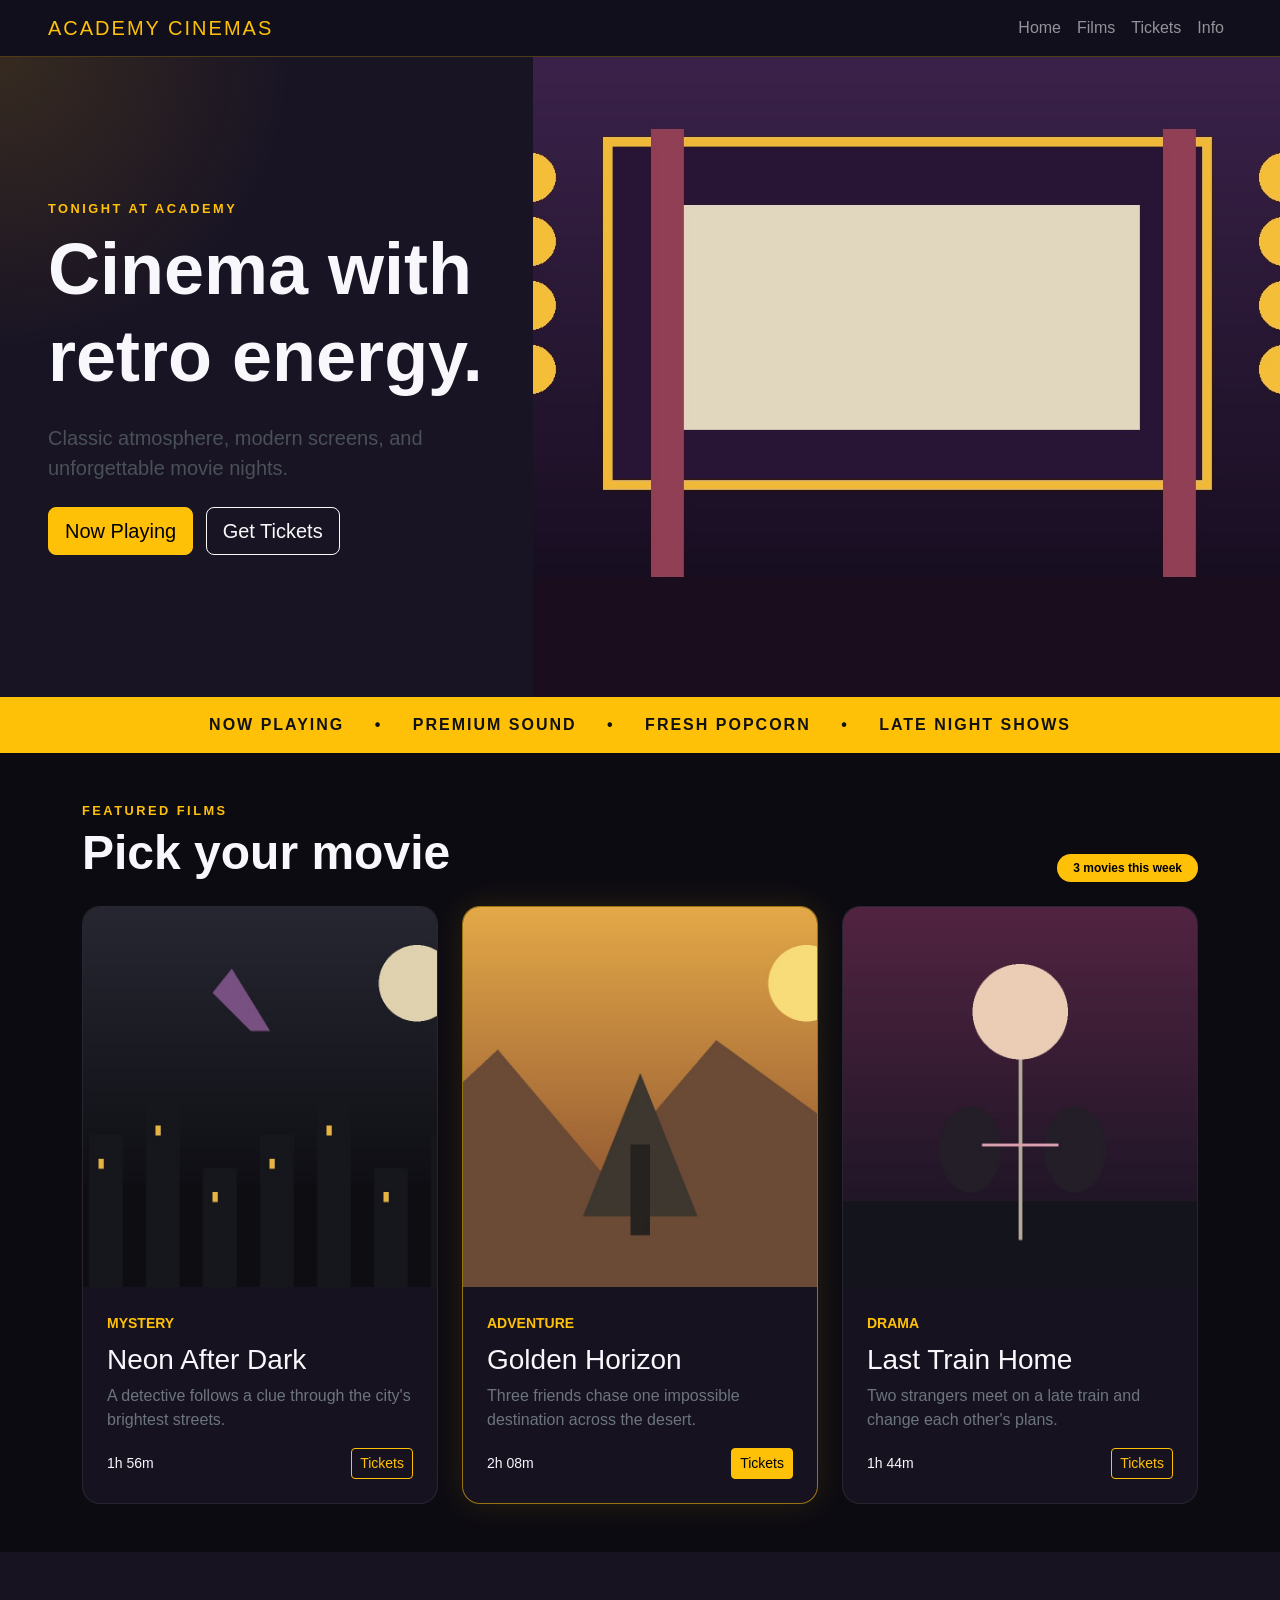
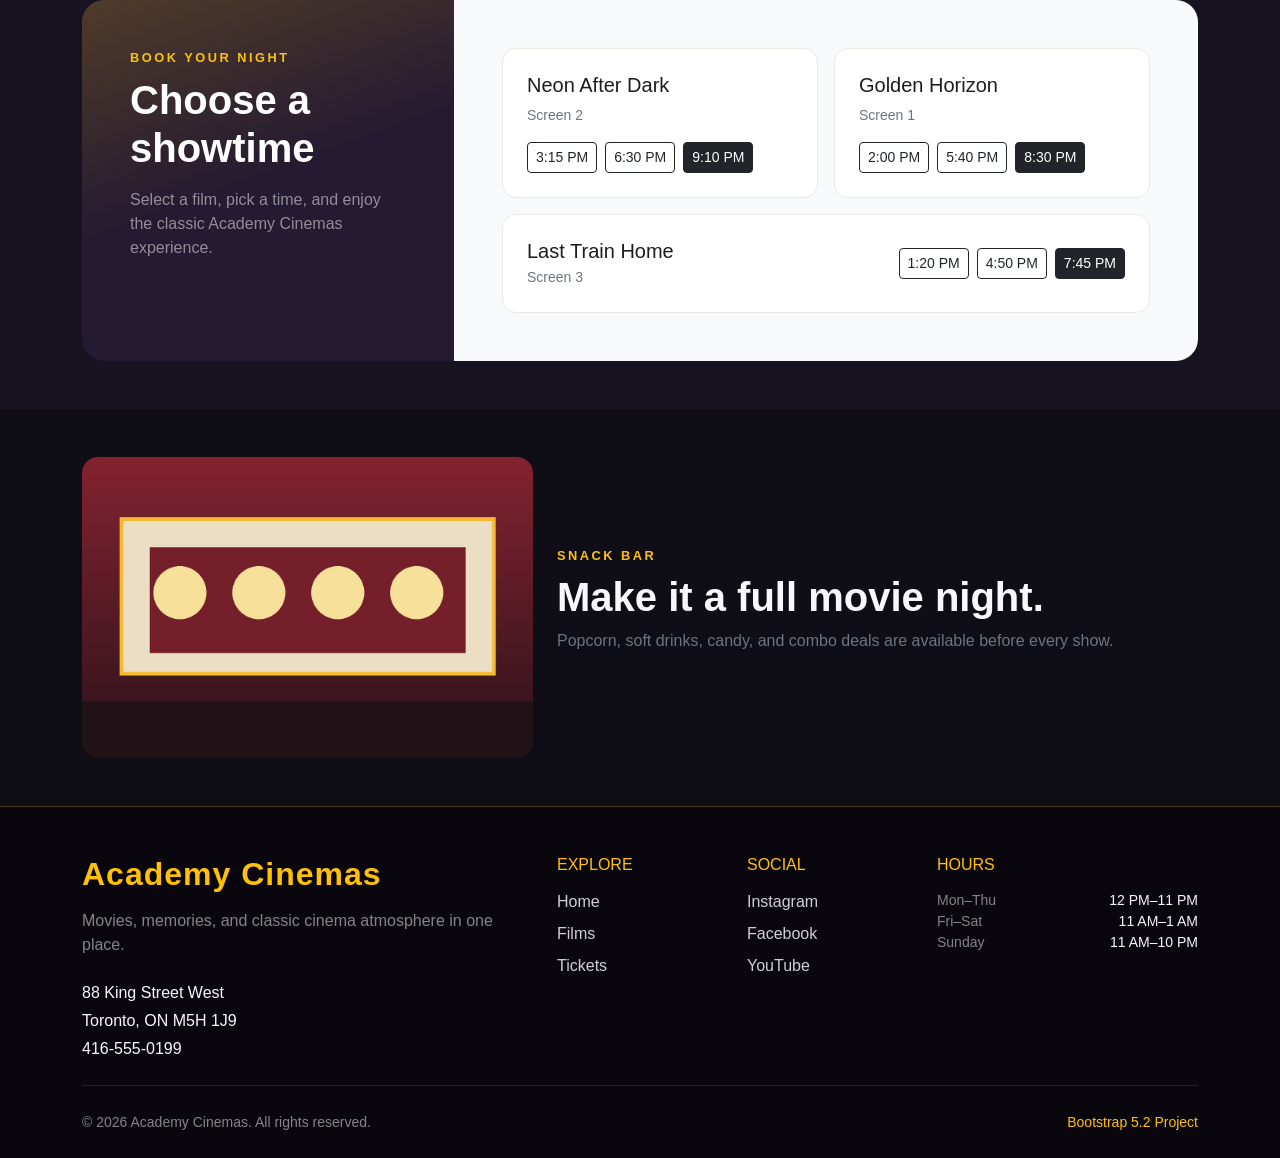
<file: Academy-Cinemas/index.html>
<!DOCTYPE html>
<html lang="en">
<head>
  <meta charset="UTF-8">
  <meta name="viewport" content="width=device-width, initial-scale=1.0">
  <title>Academy Cinemas Retro</title>

  <!-- Bootstrap 5.2 -->
  <link href="https://cdn.jsdelivr.net/npm/bootstrap@5.2.3/dist/css/bootstrap.min.css" rel="stylesheet">

  <!-- Custom CSS -->
  <link rel="stylesheet" href="css/style.css">
</head>
<body>

  <!-- Header / Navbar -->
  <nav class="navbar navbar-expand-lg navbar-dark retro-nav">
    <div class="container-fluid px-lg-5">
      <a class="navbar-brand brand-mark" href="#home">ACADEMY CINEMAS</a>

      <button class="navbar-toggler" type="button" data-bs-toggle="collapse"
              data-bs-target="#retroNav" aria-controls="retroNav"
              aria-expanded="false" aria-label="Toggle navigation">
        <span class="navbar-toggler-icon"></span>
      </button>

      <div class="collapse navbar-collapse" id="retroNav">
        <ul class="navbar-nav ms-auto align-items-lg-center">
          <li class="nav-item"><a class="nav-link" href="#home">Home</a></li>
          <li class="nav-item"><a class="nav-link" href="#movies">Films</a></li>
          <li class="nav-item"><a class="nav-link" href="#tickets">Tickets</a></li>
          <li class="nav-item"><a class="nav-link" href="#footer">Info</a></li>
        </ul>
      </div>
    </div>
  </nav>

  <!-- Split Hero -->
  <header id="home" class="hero-wrap">
    <div class="container-fluid px-0">
      <div class="row g-0 align-items-stretch">
        <div class="col-lg-5 hero-copy d-flex align-items-center">
          <div class="p-5">
            <p class="eyebrow mb-2">TONIGHT AT ACADEMY</p>
            <h1 class="display-2 fw-bold">Cinema with<br>retro energy.</h1>
            <p class="lead text-light-emphasis mt-4">
              Classic atmosphere, modern screens, and unforgettable movie nights.
            </p>
            <div class="mt-4">
              <a href="#movies" class="btn btn-warning btn-lg me-2">Now Playing</a>
              <a href="#tickets" class="btn btn-outline-light btn-lg">Get Tickets</a>
            </div>
          </div>
        </div>

        <div class="col-lg-7 hero-art">
          <img src="images/retro-theatre.jpg" alt="Retro cinema theatre entrance">
        </div>
      </div>
    </div>
  </header>

  <!-- Featured Strip -->
  <section class="marquee-strip py-3">
    <div class="container-fluid text-center">
      <span>NOW PLAYING</span>
      <span>•</span>
      <span>PREMIUM SOUND</span>
      <span>•</span>
      <span>FRESH POPCORN</span>
      <span>•</span>
      <span>LATE NIGHT SHOWS</span>
    </div>
  </section>

  <!-- Movies -->
  <section id="movies" class="py-5 movies-section">
    <div class="container">
      <div class="row align-items-end mb-4">
        <div class="col-md-8">
          <p class="eyebrow mb-1">FEATURED FILMS</p>
          <h2 class="display-5 fw-bold mb-0">Pick your movie</h2>
        </div>
        <div class="col-md-4 text-md-end mt-3 mt-md-0">
          <span class="badge rounded-pill text-bg-warning px-3 py-2">3 movies this week</span>
        </div>
      </div>

      <div class="row g-4">

        <div class="col-lg-4">
          <article class="movie-panel h-100">
            <div class="poster-wrap">
              <img src="images/film-noir.jpg" alt="Noir mystery movie poster">
            </div>
            <div class="p-4">
              <span class="small text-warning fw-bold">MYSTERY</span>
              <h3 class="h3 mt-2">Neon After Dark</h3>
              <p class="text-secondary">A detective follows a clue through the city's brightest streets.</p>
              <div class="d-flex justify-content-between align-items-center">
                <span class="small">1h 56m</span>
                <a href="#tickets" class="btn btn-sm btn-outline-warning">Tickets</a>
              </div>
            </div>
          </article>
        </div>

        <div class="col-lg-4">
          <article class="movie-panel h-100 featured-movie">
            <div class="poster-wrap">
              <img src="images/film-adventure.jpg" alt="Adventure movie poster">
            </div>
            <div class="p-4">
              <span class="small text-warning fw-bold">ADVENTURE</span>
              <h3 class="h3 mt-2">Golden Horizon</h3>
              <p class="text-secondary">Three friends chase one impossible destination across the desert.</p>
              <div class="d-flex justify-content-between align-items-center">
                <span class="small">2h 08m</span>
                <a href="#tickets" class="btn btn-sm btn-warning">Tickets</a>
              </div>
            </div>
          </article>
        </div>

        <div class="col-lg-4">
          <article class="movie-panel h-100">
            <div class="poster-wrap">
              <img src="images/film-romance.jpg" alt="Romantic drama movie poster">
            </div>
            <div class="p-4">
              <span class="small text-warning fw-bold">DRAMA</span>
              <h3 class="h3 mt-2">Last Train Home</h3>
              <p class="text-secondary">Two strangers meet on a late train and change each other's plans.</p>
              <div class="d-flex justify-content-between align-items-center">
                <span class="small">1h 44m</span>
                <a href="#tickets" class="btn btn-sm btn-outline-warning">Tickets</a>
              </div>
            </div>
          </article>
        </div>

      </div>
    </div>
  </section>

  <!-- Tickets Section: different position/layout -->
  <section id="tickets" class="tickets-section py-5">
    <div class="container">
      <div class="row g-0 ticket-shell">

        <div class="col-lg-4 ticket-side p-5 text-white">
          <p class="eyebrow mb-2">BOOK YOUR NIGHT</p>
          <h2 class="display-6 fw-bold">Choose a showtime</h2>
          <p class="mt-3 text-white-50">
            Select a film, pick a time, and enjoy the classic Academy Cinemas experience.
          </p>
        </div>

        <div class="col-lg-8 bg-light p-4 p-lg-5">
          <div class="row g-3">

            <div class="col-md-6">
              <div class="show-card p-4 h-100">
                <h3 class="h5">Neon After Dark</h3>
                <p class="small text-secondary mb-3">Screen 2</p>
                <div class="d-flex flex-wrap gap-2">
                  <button class="btn btn-outline-dark btn-sm">3:15 PM</button>
                  <button class="btn btn-outline-dark btn-sm">6:30 PM</button>
                  <button class="btn btn-dark btn-sm">9:10 PM</button>
                </div>
              </div>
            </div>

            <div class="col-md-6">
              <div class="show-card p-4 h-100">
                <h3 class="h5">Golden Horizon</h3>
                <p class="small text-secondary mb-3">Screen 1</p>
                <div class="d-flex flex-wrap gap-2">
                  <button class="btn btn-outline-dark btn-sm">2:00 PM</button>
                  <button class="btn btn-outline-dark btn-sm">5:40 PM</button>
                  <button class="btn btn-dark btn-sm">8:30 PM</button>
                </div>
              </div>
            </div>

            <div class="col-12">
              <div class="show-card p-4">
                <div class="row align-items-center">
                  <div class="col-md-5">
                    <h3 class="h5 mb-1">Last Train Home</h3>
                    <p class="small text-secondary mb-md-0">Screen 3</p>
                  </div>
                  <div class="col-md-7 mt-3 mt-md-0">
                    <div class="d-flex flex-wrap gap-2 justify-content-md-end">
                      <button class="btn btn-outline-dark btn-sm">1:20 PM</button>
                      <button class="btn btn-outline-dark btn-sm">4:50 PM</button>
                      <button class="btn btn-dark btn-sm">7:45 PM</button>
                    </div>
                  </div>
                </div>
              </div>
            </div>

          </div>
        </div>

      </div>
    </div>
  </section>

  <!-- Snack Banner -->
  <section class="snack-section py-5">
    <div class="container">
      <div class="row align-items-center g-4">
        <div class="col-md-5">
          <img src="images/snack-bar.jpg" class="img-fluid rounded-4" alt="Cinema snack bar">
        </div>
        <div class="col-md-7">
          <p class="eyebrow mb-2">SNACK BAR</p>
          <h2 class="display-6 fw-bold">Make it a full movie night.</h2>
          <p class="text-secondary">
            Popcorn, soft drinks, candy, and combo deals are available before every show.
          </p>
        </div>
      </div>
    </div>
  </section>

  <!-- Bootstrap Footer -->
  <footer id="footer" class="retro-footer pt-5 pb-4">
    <div class="container">

      <!-- Different Bootstrap Grid arrangement -->
      <div class="row g-4 align-items-start">

        <!-- Large brand column -->
        <div class="col-lg-5 col-md-12">
          <h2 class="footer-brand mb-3">Academy Cinemas</h2>
          <p class="text-white-50 mb-4">
            Movies, memories, and classic cinema atmosphere in one place.
          </p>
          <p class="mb-1">88 King Street West</p>
          <p class="mb-1">Toronto, ON M5H 1J9</p>
          <p class="mb-0">416-555-0199</p>
        </div>

        <!-- Navigation column -->
        <div class="col-lg-2 col-6">
          <h3 class="h6 text-uppercase text-warning mb-3">Explore</h3>
          <ul class="list-unstyled">
            <li class="mb-2"><a href="#home" class="footer-link">Home</a></li>
            <li class="mb-2"><a href="#movies" class="footer-link">Films</a></li>
            <li class="mb-2"><a href="#tickets" class="footer-link">Tickets</a></li>
          </ul>
        </div>

        <!-- Social column -->
        <div class="col-lg-2 col-6">
          <h3 class="h6 text-uppercase text-warning mb-3">Social</h3>
          <ul class="list-unstyled">
            <li class="mb-2"><a href="#" class="footer-link">Instagram</a></li>
            <li class="mb-2"><a href="#" class="footer-link">Facebook</a></li>
            <li class="mb-2"><a href="#" class="footer-link">YouTube</a></li>
          </ul>
        </div>

        <!-- Hours column -->
        <div class="col-lg-3 col-md-6">
          <h3 class="h6 text-uppercase text-warning mb-3">Hours</h3>
          <div class="row small">
            <div class="col-6 text-white-50">Mon–Thu</div>
            <div class="col-6 text-end">12 PM–11 PM</div>

            <div class="col-6 text-white-50">Fri–Sat</div>
            <div class="col-6 text-end">11 AM–1 AM</div>

            <div class="col-6 text-white-50">Sunday</div>
            <div class="col-6 text-end">11 AM–10 PM</div>
          </div>
        </div>

      </div>

      <hr class="border-secondary my-4">

      <!-- Bottom row -->
      <div class="row align-items-center">
        <div class="col-md-8">
          <p class="small mb-0 text-white-50">
            © 2026 Academy Cinemas. All rights reserved.
          </p>
        </div>
        <div class="col-md-4 text-md-end mt-2 mt-md-0">
          <span class="small text-warning">Bootstrap 5.2 Project</span>
        </div>
      </div>

    </div>
  </footer>

  <script src="https://cdn.jsdelivr.net/npm/bootstrap@5.2.3/dist/js/bootstrap.bundle.min.js"></script>
</body>
</html>
</file>
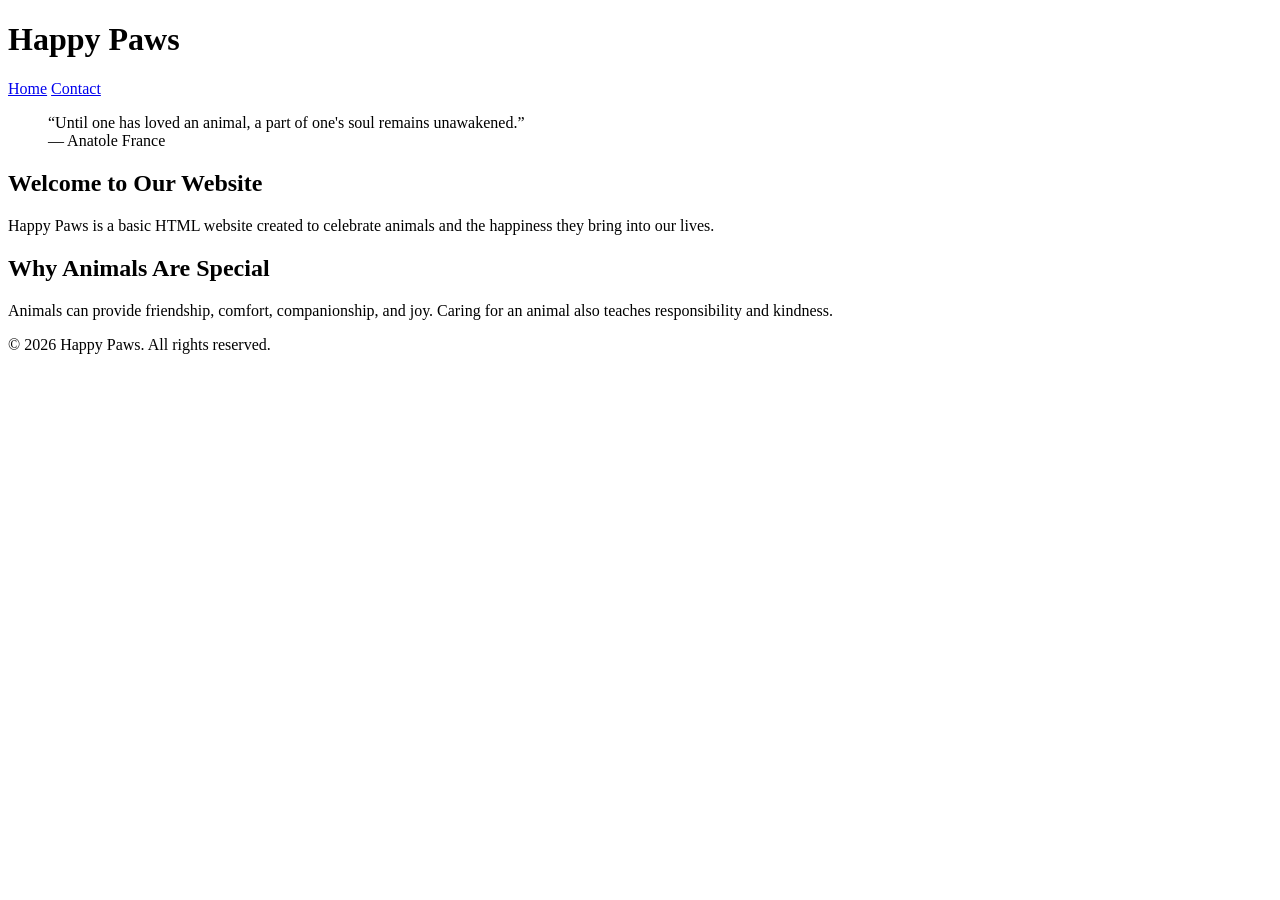
<file: Basic_HTML_Website_Challenge/index.html>
<!DOCTYPE html>
<html lang="en">
<head>
    <meta charset="UTF-8">
    <meta name="viewport" content="width=device-width, initial-scale=1.0">

    <!-- Unique homepage description -->
    <meta name="description" content="Welcome to Happy Paws, a simple website celebrating animals, pet care, and the special bond between people and their pets.">

    <title>Happy Paws | Home</title>
</head>
<body>

    <header>
        <h1>Happy Paws</h1>

        <nav>
            <a href="index.html">Home</a>
            <a href="contact.html">Contact</a>
        </nav>
    </header>

    <!-- Required highlighted quote under the header -->
    <blockquote cite="https://en.wikipedia.org/wiki/Anatole_France">
        “Until one has loved an animal, a part of one's soul remains unawakened.”
        <footer>— Anatole France</footer>
    </blockquote>

    <main>
        <section>
            <h2>Welcome to Our Website</h2>
            <p>
                Happy Paws is a basic HTML website created to celebrate animals
                and the happiness they bring into our lives.
            </p>
        </section>

        <section>
            <h2>Why Animals Are Special</h2>
            <p>
                Animals can provide friendship, comfort, companionship, and joy.
                Caring for an animal also teaches responsibility and kindness.
            </p>
        </section>
    </main>

    <footer>
        <p>&copy; 2026 Happy Paws. All rights reserved.</p>
    </footer>

</body>
</html>
</file>
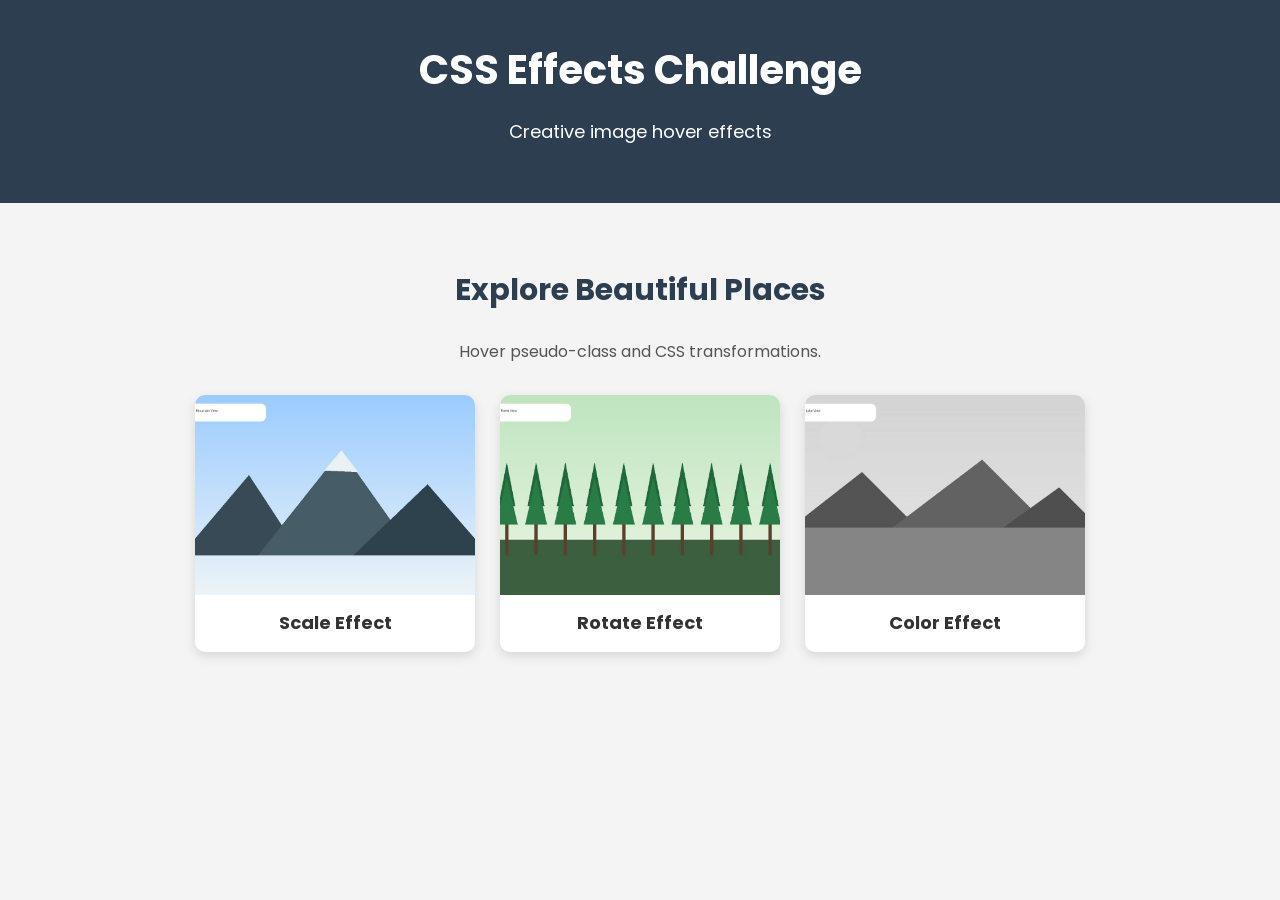
<file: Creating-CSS-Effects/index.html>
<!DOCTYPE html>
<html lang="en">
<head>
    <meta charset="UTF-8">
    <meta name="viewport" content="width=device-width, initial-scale=1.0">

    <title>CSS Effects Challenge</title>

    <!-- Google Font -->
    <link rel="preconnect" href="https://fonts.googleapis.com">
    <link rel="preconnect" href="https://fonts.gstatic.com" crossorigin>
    <link href="https://fonts.googleapis.com/css2?family=Poppins:wght@400;600;700&display=swap" rel="stylesheet">

    <!-- External CSS -->
    <link rel="stylesheet" href="style.css">
</head>

<body>

    <header>
        <h1>CSS Effects Challenge</h1>
        <p>Creative image hover effects</p>
    </header>

    <main>
        <section class="content">
            <h2>Explore Beautiful Places</h2>

            <p>
                Hover pseudo-class and CSS transformations.
            </p>

            <div class="image-gallery">

                <div class="image-box">
                    <img src="images/image1.jpg" alt="Beautiful mountain landscape">
                    <h3>Scale Effect</h3>
                </div>

                <div class="image-box rotate">
                    <img src="images/image2.jpg" alt="Beautiful nature scene">
                    <h3>Rotate Effect</h3>
                </div>

                <div class="image-box color-change">
                    <img src="images/image3.jpg" alt="Beautiful lake scenery">
                    <h3>Color Effect</h3>
                </div>

            </div>
        </section>
    </main>

</body>
</html>
</file>
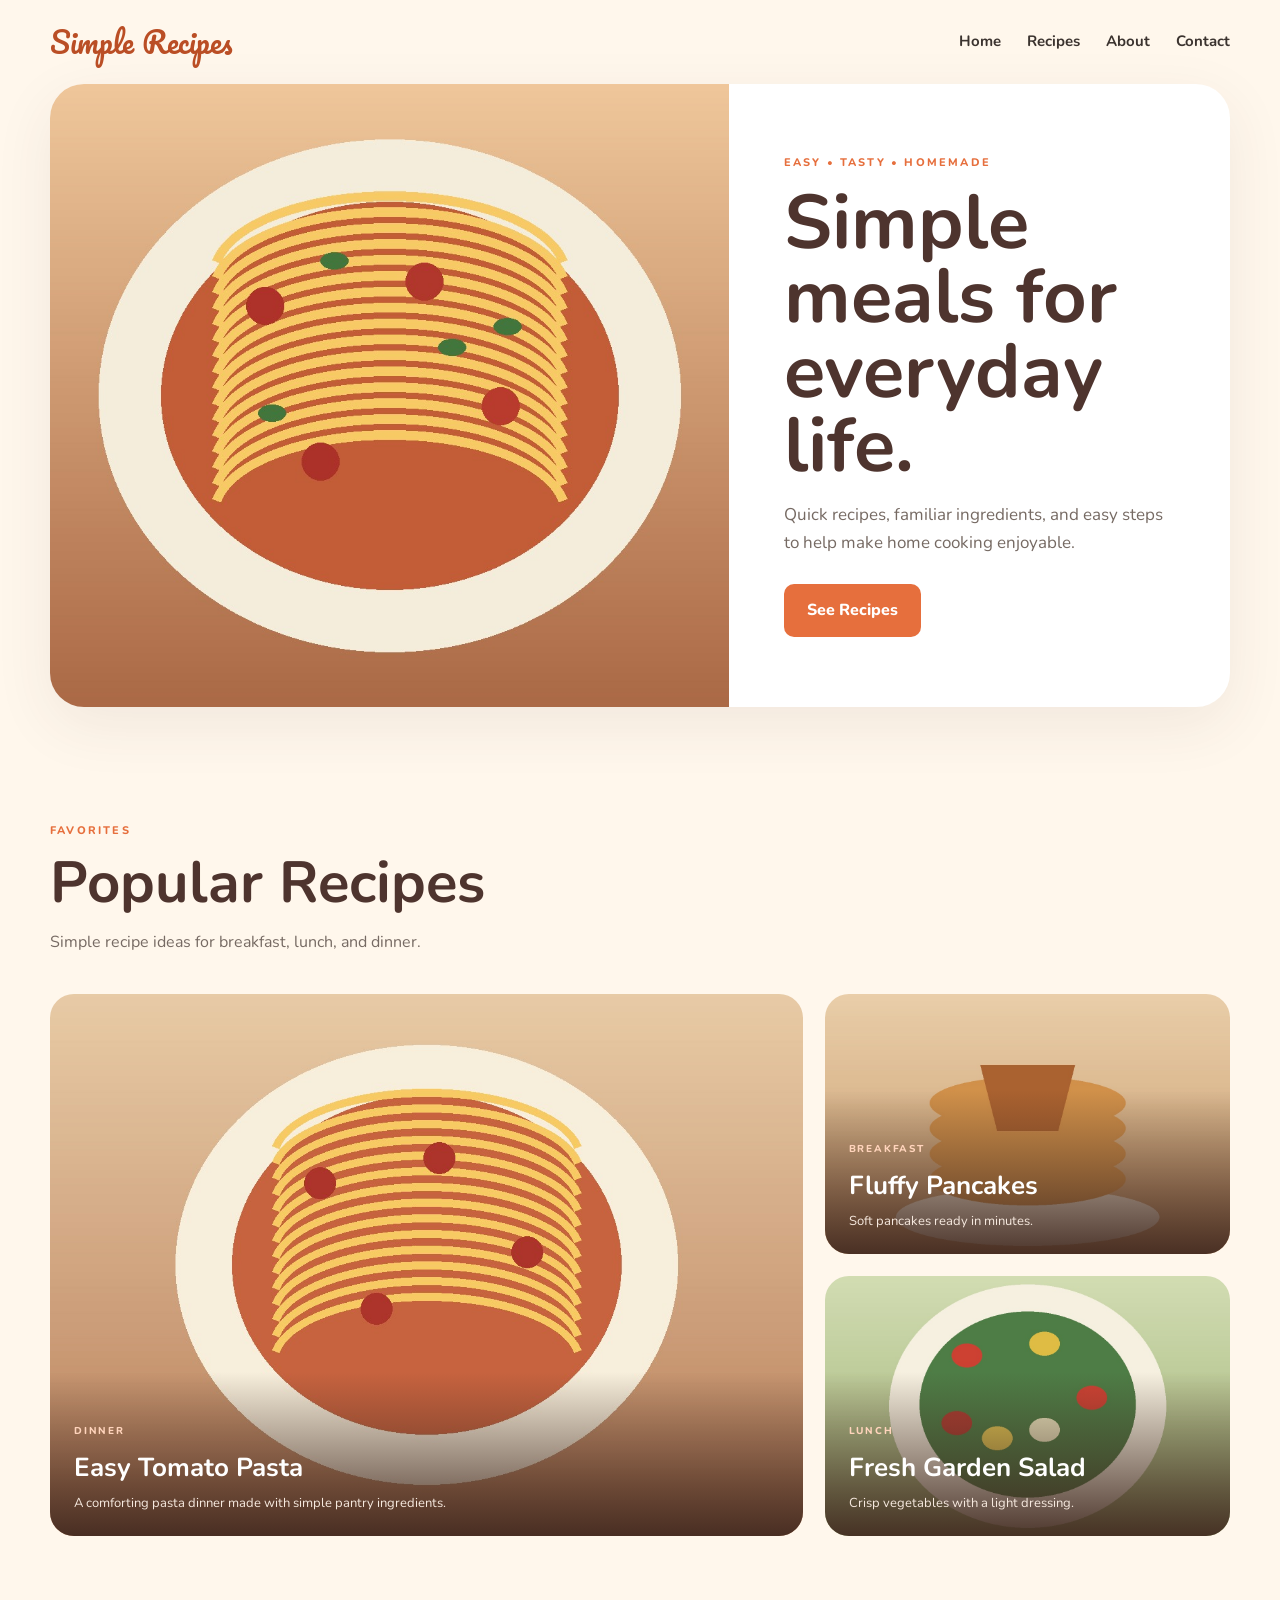
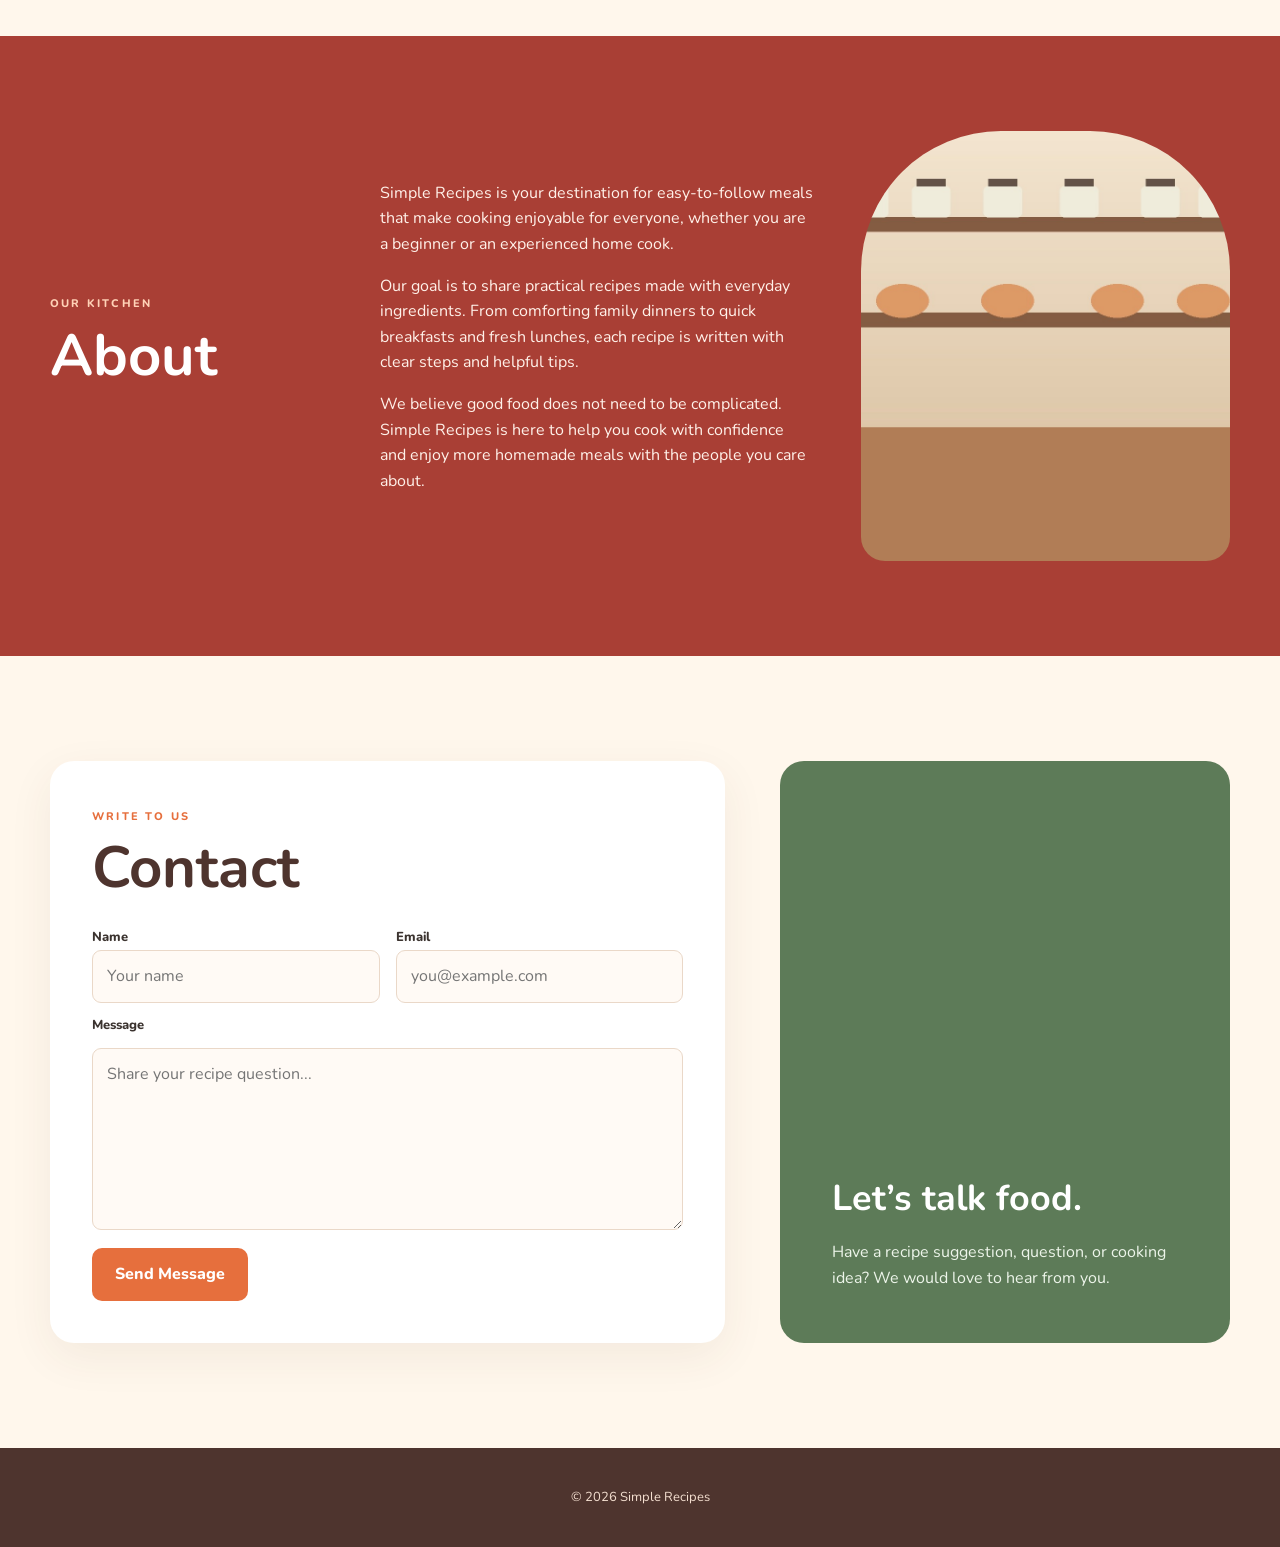
<file: Simple-Recipes/index.html>
<!DOCTYPE html>
<html lang="en">
<head>
  <meta charset="UTF-8">
  <meta name="viewport" content="width=device-width, initial-scale=1.0">
  <meta name="description" content="Simple Recipes - easy homemade meals for everyone.">
  <title>Simple Recipes</title>

  <!-- Google Fonts -->
  <link rel="preconnect" href="https://fonts.googleapis.com">
  <link rel="preconnect" href="https://fonts.gstatic.com" crossorigin>
  <link href="https://fonts.googleapis.com/css2?family=Nunito:wght@400;600;700&family=Pacifico&display=swap" rel="stylesheet">

  <link rel="stylesheet" href="style.css">
</head>
<body>

  <!-- Top Navigation -->
  <nav class="navbar">
    <a href="#home" class="logo">Simple Recipes</a>

    <ul class="nav-links">
      <li><a href="#home">Home</a></li>
      <li><a href="#recipes">Recipes</a></li>
      <li><a href="#about">About</a></li>
      <li><a href="#contact">Contact</a></li>
    </ul>
  </nav>

  <!-- Hero -->
  <header id="home" class="hero">
    <div class="hero-image">
      <img src="images/hero-food.jpg" alt="Fresh homemade meal">
    </div>

    <div class="hero-content">
      <span class="tag">EASY • TASTY • HOMEMADE</span>
      <h1>Simple meals for everyday life.</h1>
      <p>
        Quick recipes, familiar ingredients, and easy steps
        to help make home cooking enjoyable.
      </p>
      <a href="#recipes" class="btn">See Recipes</a>
    </div>
  </header>

  <!-- Recipes -->
  <section id="recipes" class="recipes-section">
    <div class="recipes-heading">
      <span class="tag">FAVORITES</span>
      <h2>Popular Recipes</h2>
      <p>Simple recipe ideas for breakfast, lunch, and dinner.</p>
    </div>

    <div class="recipe-layout">

      <article class="recipe-card large-card">
        <img src="images/pasta.jpg" alt="Tomato pasta">
        <div class="card-copy">
          <span>DINNER</span>
          <h3>Easy Tomato Pasta</h3>
          <p>A comforting pasta dinner made with simple pantry ingredients.</p>
        </div>
      </article>

      <article class="recipe-card small-card">
        <img src="images/pancakes.jpg" alt="Fluffy pancakes">
        <div class="card-copy">
          <span>BREAKFAST</span>
          <h3>Fluffy Pancakes</h3>
          <p>Soft pancakes ready in minutes.</p>
        </div>
      </article>

      <article class="recipe-card small-card">
        <img src="images/salad.jpg" alt="Fresh garden salad">
        <div class="card-copy">
          <span>LUNCH</span>
          <h3>Fresh Garden Salad</h3>
          <p>Crisp vegetables with a light dressing.</p>
        </div>
      </article>

    </div>
  </section>

  <!-- About Section -->
  <section id="about" class="about-section">
    <div class="about-title">
      <span class="tag">OUR KITCHEN</span>
      <h2>About</h2>
    </div>

    <div class="about-text">
      <p>
        Simple Recipes is your destination for easy-to-follow meals that make
        cooking enjoyable for everyone, whether you are a beginner or an experienced home cook.
      </p>

      <p>
        Our goal is to share practical recipes made with everyday ingredients.
        From comforting family dinners to quick breakfasts and fresh lunches,
        each recipe is written with clear steps and helpful tips.
      </p>

      <p>
        We believe good food does not need to be complicated. Simple Recipes
        is here to help you cook with confidence and enjoy more homemade meals
        with the people you care about.
      </p>
    </div>

    <div class="about-photo">
      <img src="images/about-kitchen.jpg" alt="Simple home kitchen">
    </div>
  </section>

  <!-- Contact -->
  <section id="contact" class="contact-section">
    <div class="contact-form-wrap">
      <span class="tag">WRITE TO US</span>
      <h2>Contact</h2>

      <form class="contact-form">
        <div class="field-row">
          <div>
            <label for="name">Name</label>
            <input id="name" type="text" placeholder="Your name" required>
          </div>

          <div>
            <label for="email">Email</label>
            <input id="email" type="email" placeholder="you@example.com" required>
          </div>
        </div>

        <label for="message">Message</label>
        <textarea id="message" rows="6" placeholder="Share your recipe question..." required></textarea>

        <button type="submit">Send Message</button>
      </form>
    </div>

    <div class="contact-note">
      <h3>Let’s talk food.</h3>
      <p>
        Have a recipe suggestion, question, or cooking idea?
        We would love to hear from you.
      </p>
    </div>
  </section>

  <footer>
    <p>© 2026 Simple Recipes</p>
  </footer>

</body>
</html>
</file>
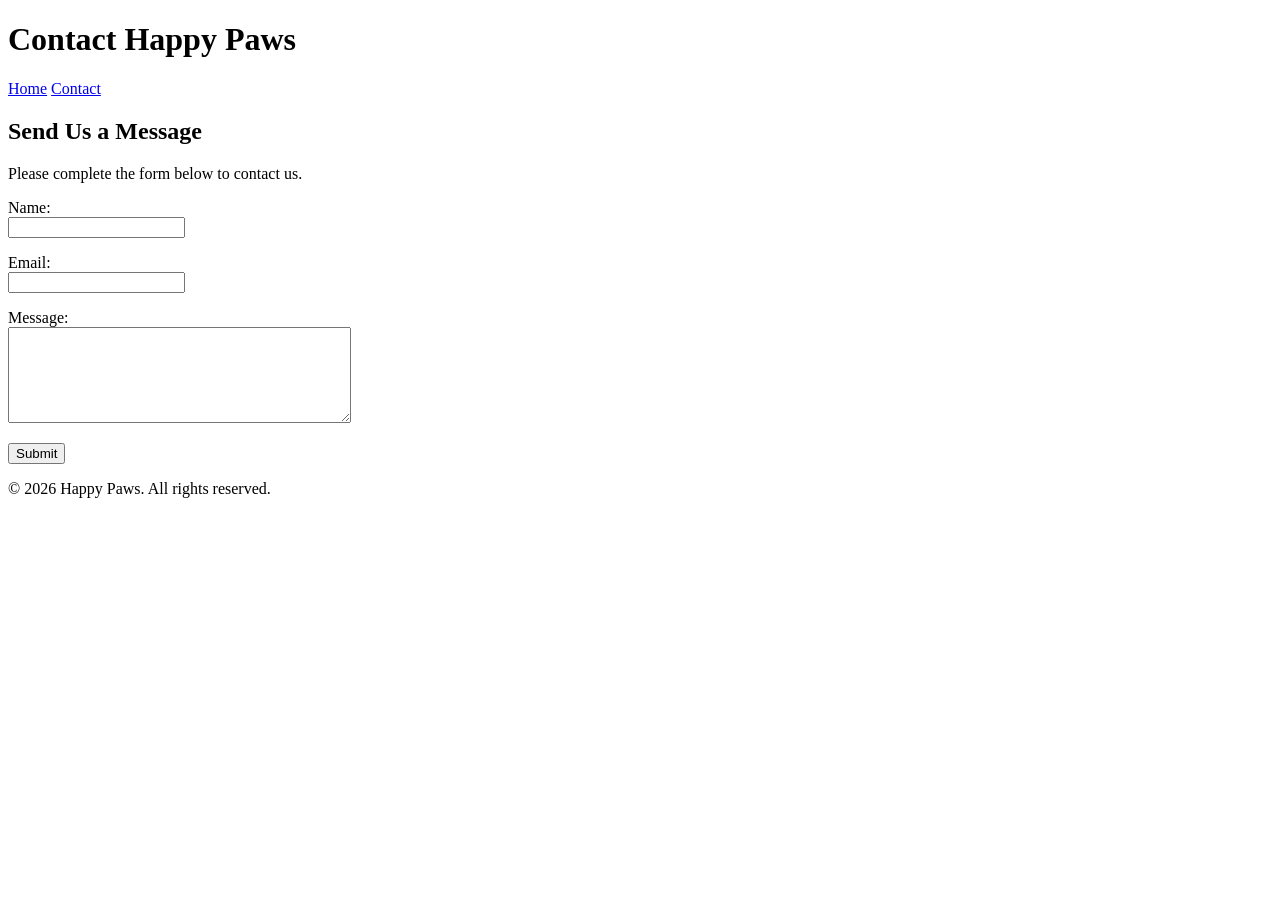
<file: Basic_HTML_Website_Challenge/contact.html>
<!DOCTYPE html>
<html lang="en">
<head>
    <meta charset="UTF-8">
    <meta name="viewport" content="width=device-width, initial-scale=1.0">

    <!-- Unique contact-page description -->
    <meta name="description" content="Contact Happy Paws to ask questions, share feedback, or learn more about animals and responsible pet care.">

    <title>Happy Paws | Contact</title>
</head>
<body>

    <header>
        <h1>Contact Happy Paws</h1>

        <nav>
            <a href="index.html">Home</a>
            <a href="contact.html">Contact</a>
        </nav>
    </header>

    <main>
        <section>
            <h2>Send Us a Message</h2>
            <p>Please complete the form below to contact us.</p>

            <form action="#" method="post">
                <p>
                    <label for="name">Name:</label><br>
                    <input type="text" id="name" name="name" required>
                </p>

                <p>
                    <label for="email">Email:</label><br>
                    <input type="email" id="email" name="email" required>
                </p>

                <p>
                    <label for="message">Message:</label><br>
                    <textarea id="message" name="message" rows="6" cols="40" required></textarea>
                </p>

                <button type="submit">Submit</button>
            </form>
        </section>
    </main>

    <footer>
        <p>&copy; 2026 Happy Paws. All rights reserved.</p>
    </footer>

</body>
</html>
</file>
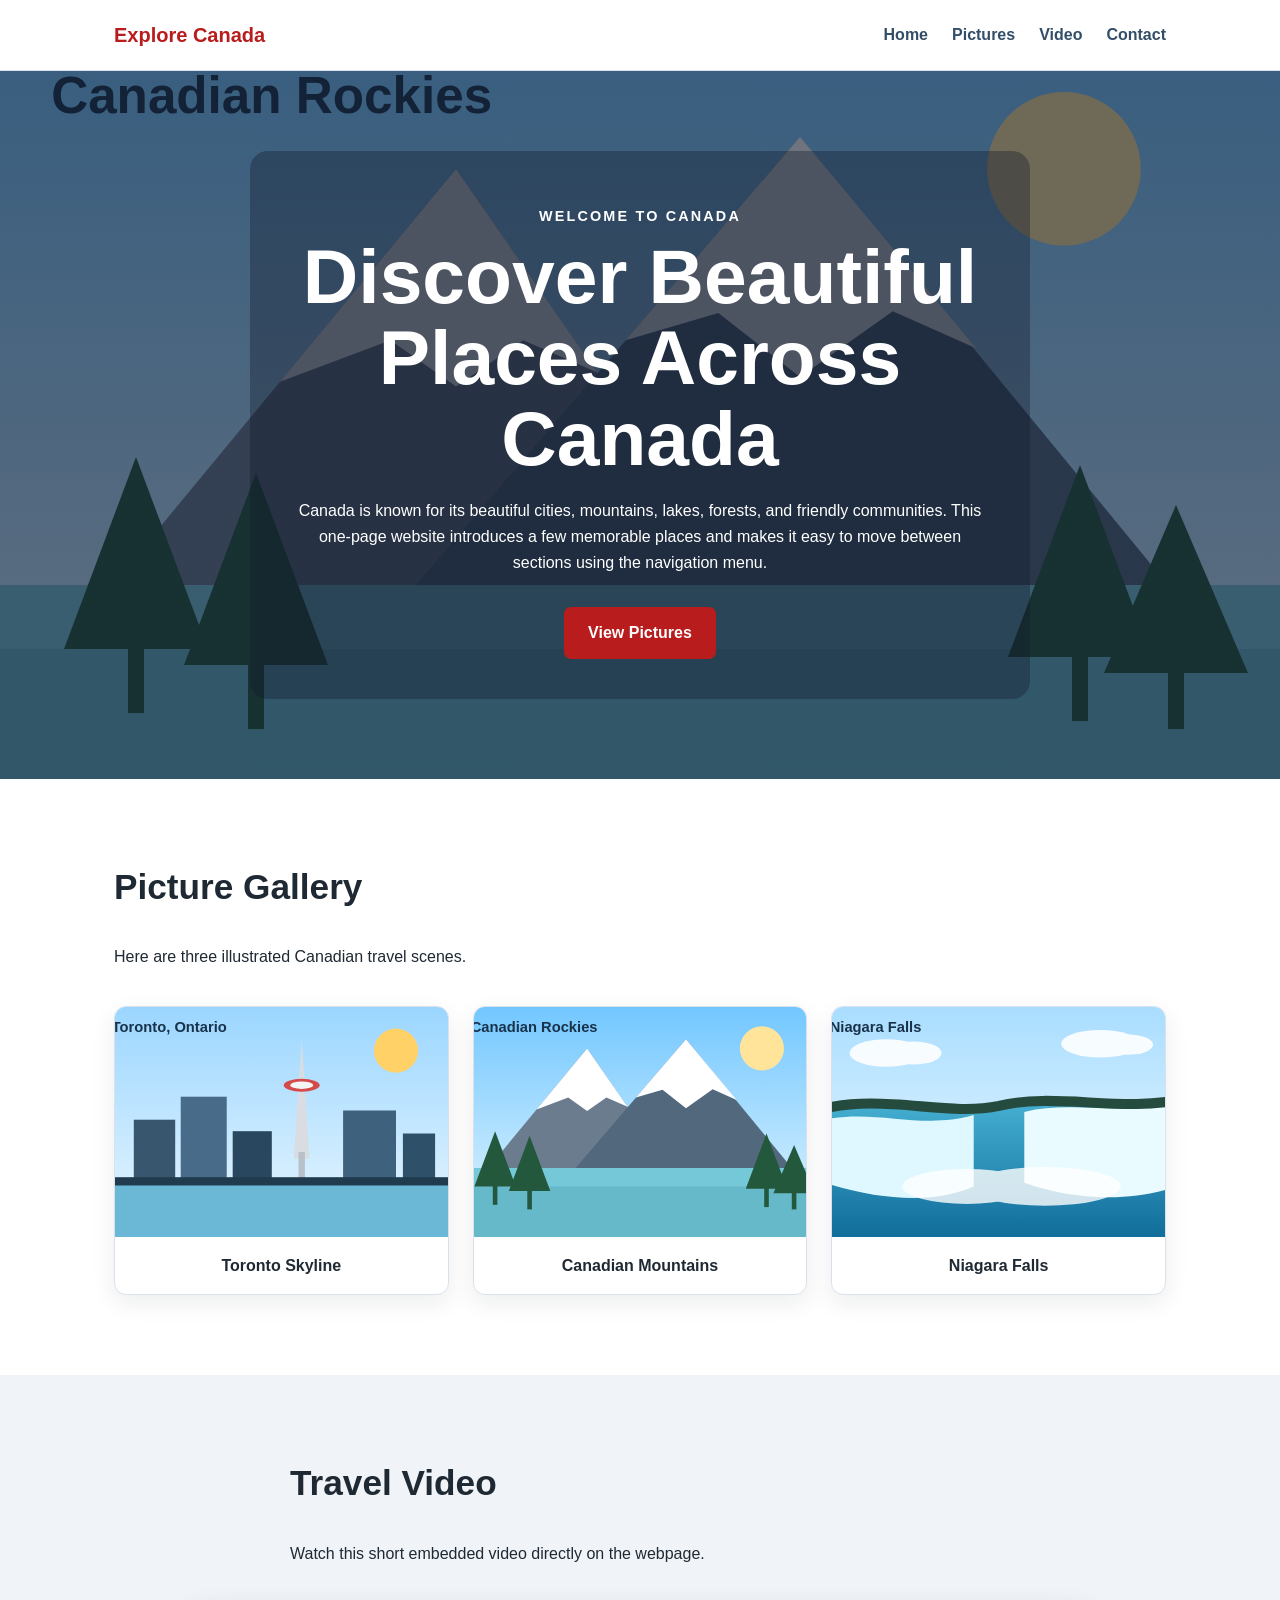
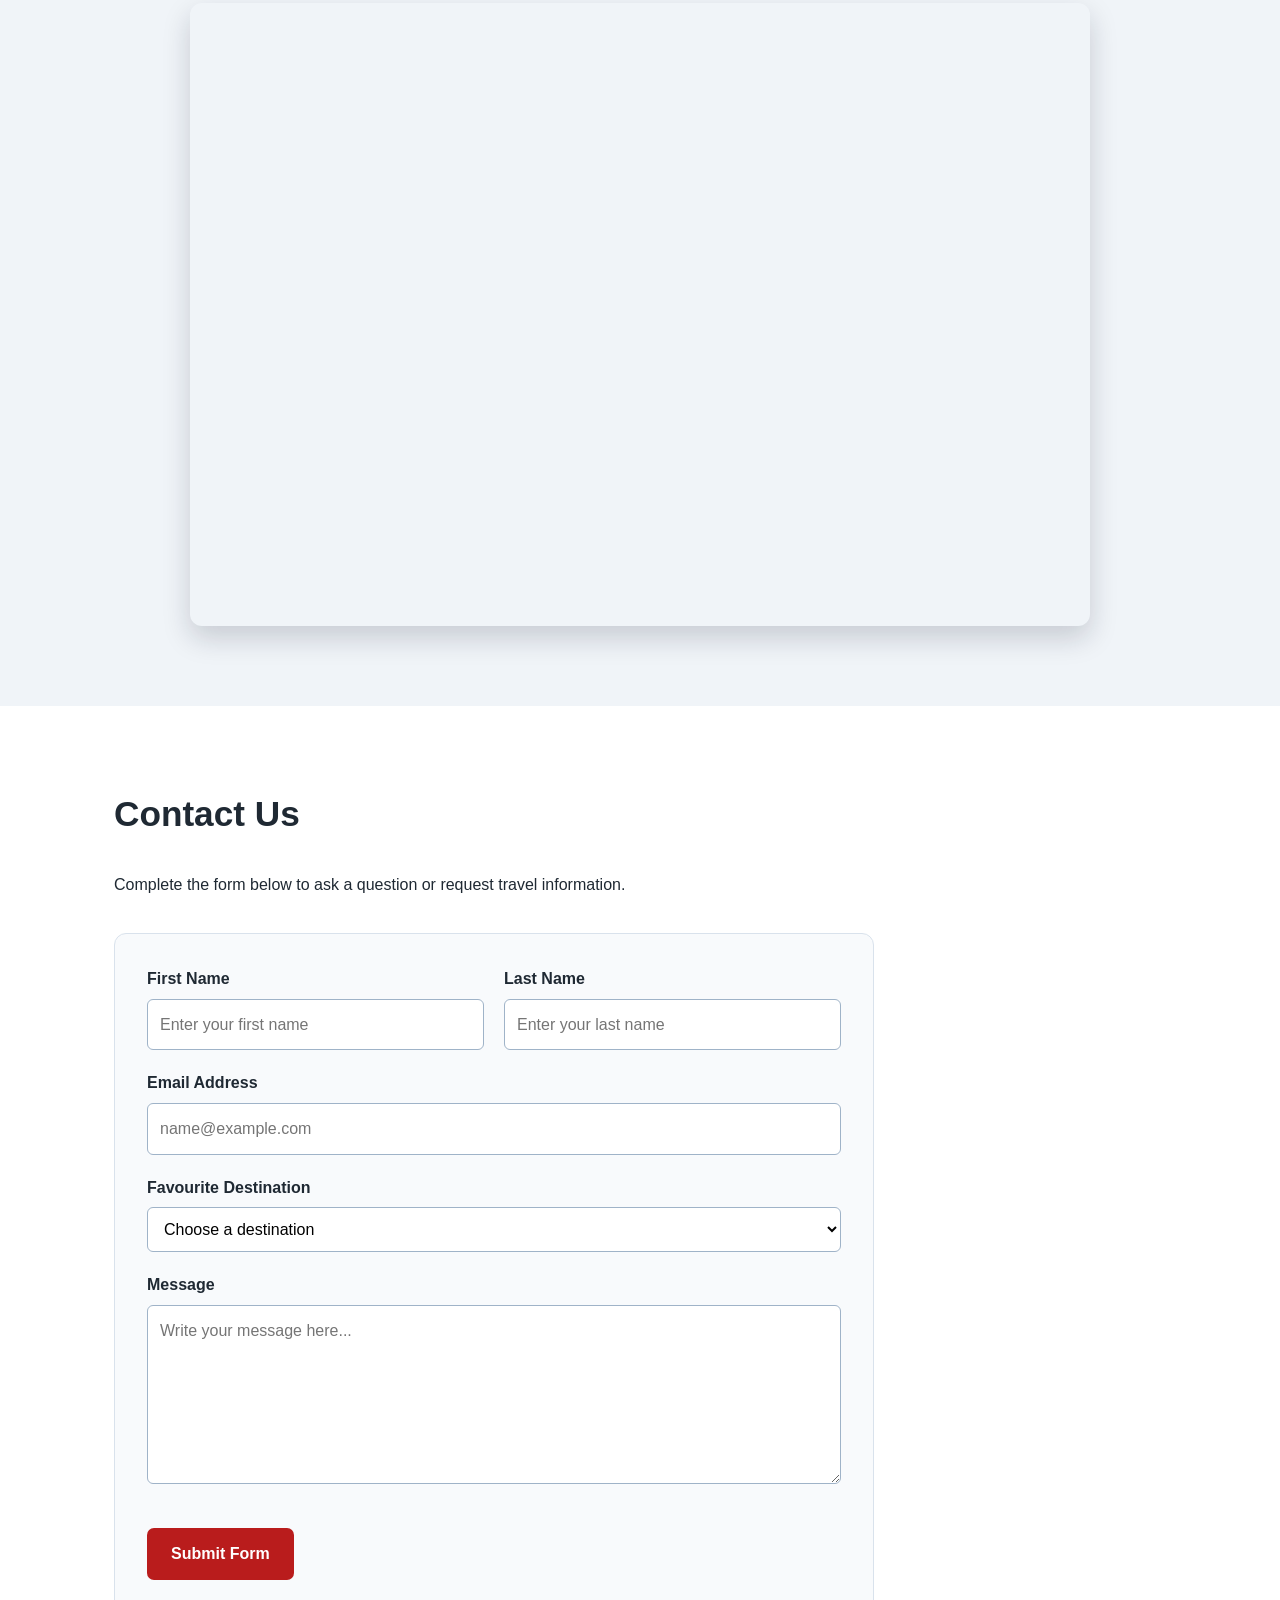
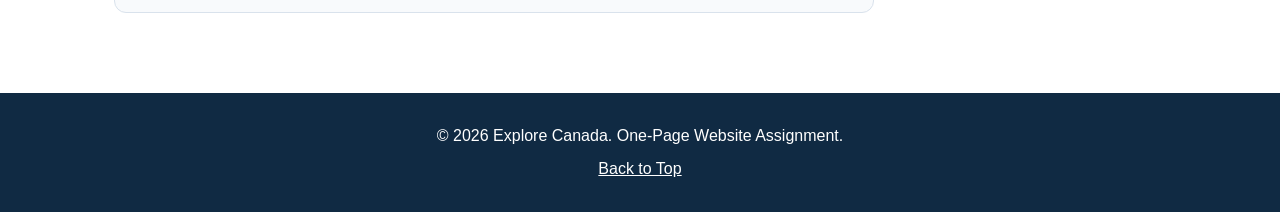
<file: One_Page_Website/one_page_website.html>
<!DOCTYPE html>
<html lang="en">
<head>
    <meta charset="UTF-8">
    <meta name="viewport" content="width=device-width, initial-scale=1.0">
    <meta name="description" content="A basic one-page travel website created for an HTML assignment.">
    <title>Explore Canada | One-Page Website</title>
    <link rel="stylesheet" href="styles.css">
</head>

<body>

    <!-- Navigation with HTML bookmarks -->
    <header>
        <nav aria-label="Main navigation">
            <a class="site-name" href="#home">Explore Canada</a>
            <ul>
                <li><a href="#home">Home</a></li>
                <li><a href="#pictures">Pictures</a></li>
                <li><a href="#video">Video</a></li>
                <li><a href="#contact">Contact</a></li>
            </ul>
        </nav>
    </header>

    <main>

        <!-- Home Section -->
        <section id="home" class="hero">
            <div class="hero-content">
                <p class="eyebrow">Welcome to Canada</p>
                <h1>Discover Beautiful Places Across Canada</h1>
                <p>
                    Canada is known for its beautiful cities, mountains, lakes, forests,
                    and friendly communities. This one-page website introduces a few
                    memorable places and makes it easy to move between sections using
                    the navigation menu.
                </p>
                <a class="button" href="#pictures">View Pictures</a>
            </div>
        </section>

        <!-- Pictures Section -->
        <section id="pictures" class="content-section">
            <div class="section-heading">
                <h2>Picture Gallery</h2>
                <p>Here are three illustrated Canadian travel scenes.</p>
            </div>

            <div class="gallery">
                <figure>
                    <img src="images/toronto.svg"
                         alt="Illustration of the Toronto skyline and CN Tower">
                    <figcaption>Toronto Skyline</figcaption>
                </figure>

                <figure>
                    <img src="images/mountains.svg"
                         alt="Illustration of mountains, trees, and a lake">
                    <figcaption>Canadian Mountains</figcaption>
                </figure>

                <figure>
                    <img src="images/niagara.svg"
                         alt="Illustration of Niagara Falls with water and clouds">
                    <figcaption>Niagara Falls</figcaption>
                </figure>
            </div>
        </section>

        <!-- Video Section -->
        <section id="video" class="content-section alternate">
            <div class="section-heading">
                <h2>Travel Video</h2>
                <p>Watch this short embedded video directly on the webpage.</p>
            </div>

            <div class="video-wrapper">
                <iframe
                    src="https://www.youtube.com/embed/tgbNymZ7vqY"
                    title="Travel and nature video"
                    loading="lazy"
                    allow="accelerometer; autoplay; clipboard-write; encrypted-media; gyroscope; picture-in-picture; web-share"
                    allowfullscreen>
                </iframe>
            </div>
        </section>

        <!-- Contact Form Section -->
        <section id="contact" class="content-section">
            <div class="section-heading">
                <h2>Contact Us</h2>
                <p>Complete the form below to ask a question or request travel information.</p>
            </div>

            <form action="#" method="post">
                <div class="form-row">
                    <div class="form-group">
                        <label for="first-name">First Name</label>
                        <input type="text" id="first-name" name="first_name"
                               placeholder="Enter your first name" required>
                    </div>

                    <div class="form-group">
                        <label for="last-name">Last Name</label>
                        <input type="text" id="last-name" name="last_name"
                               placeholder="Enter your last name" required>
                    </div>
                </div>

                <div class="form-group">
                    <label for="email">Email Address</label>
                    <input type="email" id="email" name="email"
                           placeholder="name@example.com" required>
                </div>

                <div class="form-group">
                    <label for="destination">Favourite Destination</label>
                    <select id="destination" name="destination">
                        <option value="">Choose a destination</option>
                        <option value="toronto">Toronto</option>
                        <option value="banff">Banff</option>
                        <option value="niagara-falls">Niagara Falls</option>
                        <option value="vancouver">Vancouver</option>
                    </select>
                </div>

                <div class="form-group">
                    <label for="message">Message</label>
                    <textarea id="message" name="message" rows="6"
                              placeholder="Write your message here..." required></textarea>
                </div>

                <button type="submit">Submit Form</button>
            </form>
        </section>

    </main>

    <!-- Footer -->
    <footer>
        <p>&copy; 2026 Explore Canada. One-Page Website Assignment.</p>
        <a href="#home">Back to Top</a>
    </footer>

</body>
</html>
</file>
<file: Academy-Cinemas/css/style.css>
html {
  scroll-behavior: smooth;
}

body {
  background: #0c0b12;
  color: #f8f7fb;
  font-family: Arial, Helvetica, sans-serif;
}

section, header {
  scroll-margin-top: 70px;
}

.retro-nav {
  background: #120f1c;
  border-bottom: 1px solid rgba(255, 193, 7, .25);
}

.brand-mark {
  letter-spacing: 2px;
  color: #ffc107 !important;
}

.hero-wrap {
  background: #120f1c;
}

.hero-copy {
  min-height: 640px;
  background:
    radial-gradient(circle at top left, rgba(255, 193, 7, .13), transparent 35%),
    #191424;
}

.hero-art {
  min-height: 640px;
}

.hero-art img {
  width: 100%;
  height: 100%;
  object-fit: cover;
}

.eyebrow {
  color: #ffc107;
  font-size: .8rem;
  font-weight: 700;
  letter-spacing: 2.5px;
}

.marquee-strip {
  background: #ffc107;
  color: #111;
  font-weight: 700;
  letter-spacing: 2px;
}

.marquee-strip span {
  margin: 0 12px;
}

.movies-section {
  background: #0c0b12;
}

.movie-panel {
  background: #16121f;
  border: 1px solid rgba(255,255,255,.08);
  border-radius: 18px;
  overflow: hidden;
  transition: transform .25s ease, border-color .25s ease;
}

.movie-panel:hover {
  transform: translateY(-6px);
  border-color: rgba(255,193,7,.65);
}

.featured-movie {
  border-color: rgba(255,193,7,.55);
  box-shadow: 0 0 35px rgba(255,193,7,.12);
}

.poster-wrap {
  height: 380px;
  overflow: hidden;
}

.poster-wrap img {
  width: 100%;
  height: 100%;
  object-fit: cover;
}

.tickets-section {
  background: #171320;
}

.ticket-shell {
  border-radius: 22px;
  overflow: hidden;
}

.ticket-side {
  background:
    linear-gradient(160deg, rgba(255,193,7,.2), transparent 50%),
    #241a31;
}

.show-card {
  background: #ffffff;
  border-radius: 14px;
  color: #1d1d1d;
  border: 1px solid #ece8e2;
}

.snack-section {
  background: #0f0d15;
}

.retro-footer {
  background: #09070d;
  border-top: 1px solid rgba(255,193,7,.25);
}

.footer-brand {
  color: #ffc107;
  font-weight: 700;
  letter-spacing: 1px;
}

.footer-link {
  color: #d2cddb;
  text-decoration: none;
}

.footer-link:hover {
  color: #ffc107;
  text-decoration: underline;
}

@media (max-width: 991px) {
  .hero-copy,
  .hero-art {
    min-height: auto;
  }

  .hero-art img {
    min-height: 430px;
  }

  .poster-wrap {
    height: 320px;
  }
}
</file>
<file: Creating-CSS-Effects/style.css>
/* CSS Effects Challenge */

/* General page styling */
body {
    margin: 0;
    padding: 0;
    background-color: #f4f4f4;
    font-family: "Poppins", sans-serif;
}

/* Header */
header {
    text-align: center;
    padding: 40px 20px;
    background-color: #2c3e50;
    color: white;
}

header h1 {
    margin: 0;
    font-size: 40px;
    font-weight: 700;
}

header p {
    font-size: 18px;
}

/* Main content */
.content {
    max-width: 1000px;
    margin: auto;
    padding: 40px 20px;
    text-align: center;
}

.content h2 {
    font-size: 30px;
    color: #2c3e50;
}

.content p {
    line-height: 1.7;
    color: #555;
}

/* Image gallery */
.image-gallery {
    display: flex;
    justify-content: center;
    gap: 25px;
    flex-wrap: wrap;
    margin-top: 30px;
}

.image-box {
    width: 280px;
    overflow: hidden;
    background-color: white;
    border-radius: 10px;
    padding-bottom: 10px;
    box-shadow: 0 4px 12px rgba(0, 0, 0, 0.12);
}

.image-box img {
    width: 100%;
    height: 200px;
    object-fit: cover;
    display: block;
    transition: transform 0.5s ease, filter 0.5s ease;
}

/* Effect 1: Scale */
.image-box:hover img {
    transform: scale(1.1);
}

/* Effect 2: Rotate and scale */
.rotate:hover img {
    transform: rotate(5deg) scale(1.1);
}

/* Effect 3: Color change */
.color-change img {
    filter: grayscale(100%);
}

.color-change:hover img {
    filter: grayscale(0%);
    transform: scale(1.05);
}

.image-box h3 {
    color: #333;
    font-size: 18px;
    margin: 14px 0 6px;
}
</file>
<file: Simple-Recipes/style.css>
* {
  box-sizing: border-box;
}

:root {
  --cream: #fff7ec;
  --orange: #e66f3d;
  --orange-dark: #ba4e25;
  --red: #a93f35;
  --brown: #4e342e;
  --green: #5d7b58;
  --text: #3b332f;
  --muted: #766a63;
  --white: #ffffff;
  --line: #ead8c8;
}

html {
  scroll-behavior: smooth;
}

body {
  margin: 0;
  background: var(--cream);
  color: var(--text);
  font-family: "Nunito", sans-serif;
  line-height: 1.6;
}

img {
  width: 100%;
  display: block;
}

a {
  color: inherit;
  text-decoration: none;
}

/* Navigation */
.navbar {
  width: min(1180px, calc(100% - 40px));
  margin: 0 auto;
  min-height: 84px;
  display: flex;
  align-items: center;
  justify-content: space-between;
}

.logo {
  font-family: "Pacifico", cursive;
  color: var(--orange-dark);
  font-size: 29px;
}

.nav-links {
  list-style: none;
  display: flex;
  gap: 26px;
  padding: 0;
  margin: 0;
}

.nav-links a {
  font-weight: 700;
  font-size: 15px;
}

.nav-links a:hover {
  color: var(--orange);
}

/* Hero: image left, content right */
.hero {
  width: min(1180px, calc(100% - 40px));
  margin: 0 auto 80px;
  display: grid;
  grid-template-columns: 1.15fr .85fr;
  min-height: 570px;
  background: var(--white);
  border-radius: 34px;
  overflow: hidden;
  box-shadow: 0 18px 60px rgba(78, 52, 46, .08);
  scroll-margin-top: 20px;
}

.hero-image img {
  height: 100%;
  object-fit: cover;
}

.hero-content {
  padding: 70px 55px;
  display: flex;
  flex-direction: column;
  justify-content: center;
  align-items: flex-start;
}

.tag {
  color: var(--orange);
  font-size: 11px;
  font-weight: 800;
  letter-spacing: 2.2px;
}

h1, h2, h3 {
  color: var(--brown);
}

h1 {
  margin: 14px 0 18px;
  font-size: clamp(48px, 6vw, 76px);
  line-height: .98;
}

h2 {
  margin: 10px 0 14px;
  font-size: clamp(38px, 5vw, 58px);
  line-height: 1.05;
}

.hero-content p {
  margin: 0 0 28px;
  color: var(--muted);
  font-size: 17px;
}

.btn,
.contact-form button {
  border: 0;
  background: var(--orange);
  color: white;
  padding: 14px 23px;
  border-radius: 10px;
  font: inherit;
  font-weight: 800;
  cursor: pointer;
  transition: .2s ease;
}

.btn:hover,
.contact-form button:hover {
  background: var(--orange-dark);
  transform: translateY(-2px);
}

/* Recipes */
.recipes-section {
  width: min(1180px, calc(100% - 40px));
  margin: 0 auto;
  padding: 30px 0 100px;
}

.recipes-heading {
  max-width: 620px;
  margin-bottom: 38px;
}

.recipes-heading p {
  color: var(--muted);
}

.recipe-layout {
  display: grid;
  grid-template-columns: 1.3fr .7fr;
  grid-template-rows: 260px 260px;
  gap: 22px;
}

.recipe-card {
  position: relative;
  overflow: hidden;
  border-radius: 24px;
  background: white;
}

.large-card {
  grid-row: 1 / 3;
}

.recipe-card img {
  width: 100%;
  height: 100%;
  object-fit: cover;
  transition: transform .4s ease;
}

.recipe-card:hover img {
  transform: scale(1.06);
}

.card-copy {
  position: absolute;
  left: 0;
  right: 0;
  bottom: 0;
  padding: 45px 24px 22px;
  color: white;
  background: linear-gradient(transparent, rgba(63, 39, 30, .92));
}

.card-copy span {
  color: #ffd4bc;
  font-size: 10px;
  font-weight: 800;
  letter-spacing: 1.8px;
}

.card-copy h3 {
  color: white;
  margin: 5px 0 4px;
  font-size: 26px;
}

.card-copy p {
  margin: 0;
  font-size: 13px;
  color: #f6e9df;
}

/* About: title left, text center, photo right */
.about-section {
  width: 100%;
  padding: 95px max(20px, calc((100% - 1180px) / 2));
  background: var(--red);
  color: white;
  display: grid;
  grid-template-columns: .65fr 1fr .85fr;
  gap: 48px;
  align-items: center;
  scroll-margin-top: 20px;
}

.about-section .tag {
  color: #ffd2b7;
}

.about-section h2 {
  color: white;
}

.about-text {
  color: #fff1e9;
  font-size: 16px;
}

.about-text p:first-child {
  margin-top: 0;
}

.about-photo {
  overflow: hidden;
  border-radius: 140px 140px 24px 24px;
}

.about-photo img {
  height: 430px;
  object-fit: cover;
}

/* Contact: form left, note right */
.contact-section {
  width: min(1180px, calc(100% - 40px));
  margin: 0 auto;
  padding: 105px 0;
  display: grid;
  grid-template-columns: 1.2fr .8fr;
  gap: 55px;
  align-items: stretch;
  scroll-margin-top: 20px;
}

.contact-form-wrap {
  background: white;
  padding: 42px;
  border-radius: 24px;
  box-shadow: 0 14px 45px rgba(78, 52, 46, .07);
}

.contact-form {
  display: grid;
  gap: 12px;
  margin-top: 25px;
}

.field-row {
  display: grid;
  grid-template-columns: 1fr 1fr;
  gap: 16px;
}

.contact-form label {
  font-size: 13px;
  font-weight: 800;
}

.contact-form input,
.contact-form textarea {
  width: 100%;
  padding: 13px 14px;
  border: 1px solid var(--line);
  border-radius: 9px;
  background: #fffaf5;
  font: inherit;
  outline: none;
}

.contact-form input:focus,
.contact-form textarea:focus {
  border-color: var(--orange);
  box-shadow: 0 0 0 3px rgba(230,111,61,.12);
}

.contact-form textarea {
  resize: vertical;
}

.contact-form button {
  justify-self: start;
  margin-top: 6px;
}

.contact-note {
  padding: 52px;
  background: var(--green);
  color: white;
  border-radius: 24px;
  display: flex;
  flex-direction: column;
  justify-content: flex-end;
}

.contact-note h3 {
  margin: 0 0 12px;
  color: white;
  font-size: 36px;
}

.contact-note p {
  margin: 0;
  color: #edf5ea;
}

footer {
  padding: 26px 20px;
  background: var(--brown);
  color: #f4dfd0;
  text-align: center;
  font-size: 13px;
}

/* Responsive */
@media (max-width: 900px) {
  .hero,
  .about-section,
  .contact-section {
    grid-template-columns: 1fr;
  }

  .hero-image img {
    min-height: 420px;
  }

  .recipe-layout {
    grid-template-columns: 1fr;
    grid-template-rows: repeat(3, 340px);
  }

  .large-card {
    grid-row: auto;
  }

  .about-photo img {
    height: 400px;
  }

  .contact-note {
    min-height: 280px;
  }
}

@media (max-width: 650px) {
  .navbar {
    padding: 18px 0;
    flex-direction: column;
    gap: 15px;
  }

  .nav-links {
    flex-wrap: wrap;
    justify-content: center;
    gap: 15px;
  }

  .hero-content {
    padding: 45px 28px;
  }

  .field-row {
    grid-template-columns: 1fr;
  }

  .contact-form-wrap,
  .contact-note {
    padding: 30px;
  }

  .about-section {
    padding-top: 70px;
    padding-bottom: 70px;
  }
}
</file>
<file: One_Page_Website/styles.css>
/* Basic starter styling.
   This file can be expanded later with more CSS and JavaScript features. */

* {
    box-sizing: border-box;
}

html {
    scroll-behavior: smooth;
}

body {
    margin: 0;
    font-family: Arial, Helvetica, sans-serif;
    line-height: 1.6;
    color: #1f2933;
    background: #ffffff;
}

header {
    position: sticky;
    top: 0;
    z-index: 1000;
    background: #ffffff;
    border-bottom: 1px solid #d9e2ec;
}

nav {
    max-width: 1100px;
    margin: 0 auto;
    min-height: 70px;
    padding: 0 24px;
    display: flex;
    align-items: center;
    justify-content: space-between;
}

.site-name {
    color: #b91c1c;
    font-size: 1.25rem;
    font-weight: 700;
    text-decoration: none;
}

nav ul {
    display: flex;
    gap: 24px;
    margin: 0;
    padding: 0;
    list-style: none;
}

nav ul a {
    color: #334e68;
    font-weight: 700;
    text-decoration: none;
}

nav ul a:hover,
nav ul a:focus {
    color: #b91c1c;
}

.hero {
    min-height: 620px;
    padding: 80px 24px;
    display: grid;
    place-items: center;
    text-align: center;
    background:
        linear-gradient(rgba(15, 23, 42, 0.60), rgba(15, 23, 42, 0.60)),
        url("images/mountains.svg") center/cover no-repeat;
}

.hero-content {
    max-width: 780px;
    padding: 40px;
    color: #ffffff;
    background: rgba(15, 23, 42, 0.35);
    border-radius: 18px;
}

.eyebrow {
    margin-bottom: 8px;
    font-size: 0.9rem;
    font-weight: 700;
    letter-spacing: 0.15em;
    text-transform: uppercase;
}

h1 {
    margin: 0 0 20px;
    font-size: clamp(2.3rem, 6vw, 4.8rem);
    line-height: 1.05;
}

h2 {
    margin-top: 0;
    font-size: 2.2rem;
}

.button,
button {
    display: inline-block;
    margin-top: 16px;
    padding: 13px 24px;
    border: 0;
    border-radius: 7px;
    background: #b91c1c;
    color: #ffffff;
    font: inherit;
    font-weight: 700;
    text-decoration: none;
    cursor: pointer;
}

.button:hover,
.button:focus,
button:hover,
button:focus {
    background: #8f1515;
}

.content-section {
    max-width: 1100px;
    margin: 0 auto;
    padding: 80px 24px;
}

.alternate {
    max-width: none;
    background: #f0f4f8;
}

.alternate > * {
    max-width: 1052px;
    margin-left: auto;
    margin-right: auto;
}

.section-heading {
    max-width: 700px;
    margin-bottom: 36px;
}

.gallery {
    display: grid;
    grid-template-columns: repeat(3, 1fr);
    gap: 24px;
}

figure {
    margin: 0;
    overflow: hidden;
    background: #ffffff;
    border: 1px solid #d9e2ec;
    border-radius: 12px;
    box-shadow: 0 8px 24px rgba(15, 23, 42, 0.08);
}

figure img {
    display: block;
    width: 100%;
    height: 230px;
    object-fit: cover;
}

figcaption {
    padding: 16px;
    font-weight: 700;
    text-align: center;
}

.video-wrapper {
    position: relative;
    width: 100%;
    max-width: 900px;
    padding-top: 50.625%;
    overflow: hidden;
    border-radius: 12px;
    box-shadow: 0 12px 28px rgba(15, 23, 42, 0.18);
}

.video-wrapper iframe {
    position: absolute;
    inset: 0;
    width: 100%;
    height: 100%;
    border: 0;
}

form {
    max-width: 760px;
    padding: 32px;
    background: #f8fafc;
    border: 1px solid #d9e2ec;
    border-radius: 12px;
}

.form-row {
    display: grid;
    grid-template-columns: 1fr 1fr;
    gap: 20px;
}

.form-group {
    margin-bottom: 20px;
}

label {
    display: block;
    margin-bottom: 7px;
    font-weight: 700;
}

input,
select,
textarea {
    width: 100%;
    padding: 12px;
    border: 1px solid #9fb3c8;
    border-radius: 6px;
    background: #ffffff;
    font: inherit;
}

textarea {
    resize: vertical;
}

input:focus,
select:focus,
textarea:focus {
    outline: 3px solid rgba(185, 28, 28, 0.15);
    border-color: #b91c1c;
}

footer {
    padding: 30px 24px;
    text-align: center;
    color: #ffffff;
    background: #102a43;
}

footer p {
    margin: 0 0 8px;
}

footer a {
    color: #ffffff;
}

@media (max-width: 760px) {
    nav {
        flex-direction: column;
        gap: 12px;
        padding-top: 14px;
        padding-bottom: 14px;
    }

    nav ul {
        flex-wrap: wrap;
        justify-content: center;
        gap: 14px;
    }

    .gallery,
    .form-row {
        grid-template-columns: 1fr;
    }

    .hero {
        min-height: 540px;
    }

    .hero-content {
        padding: 26px;
    }
}
</file>
